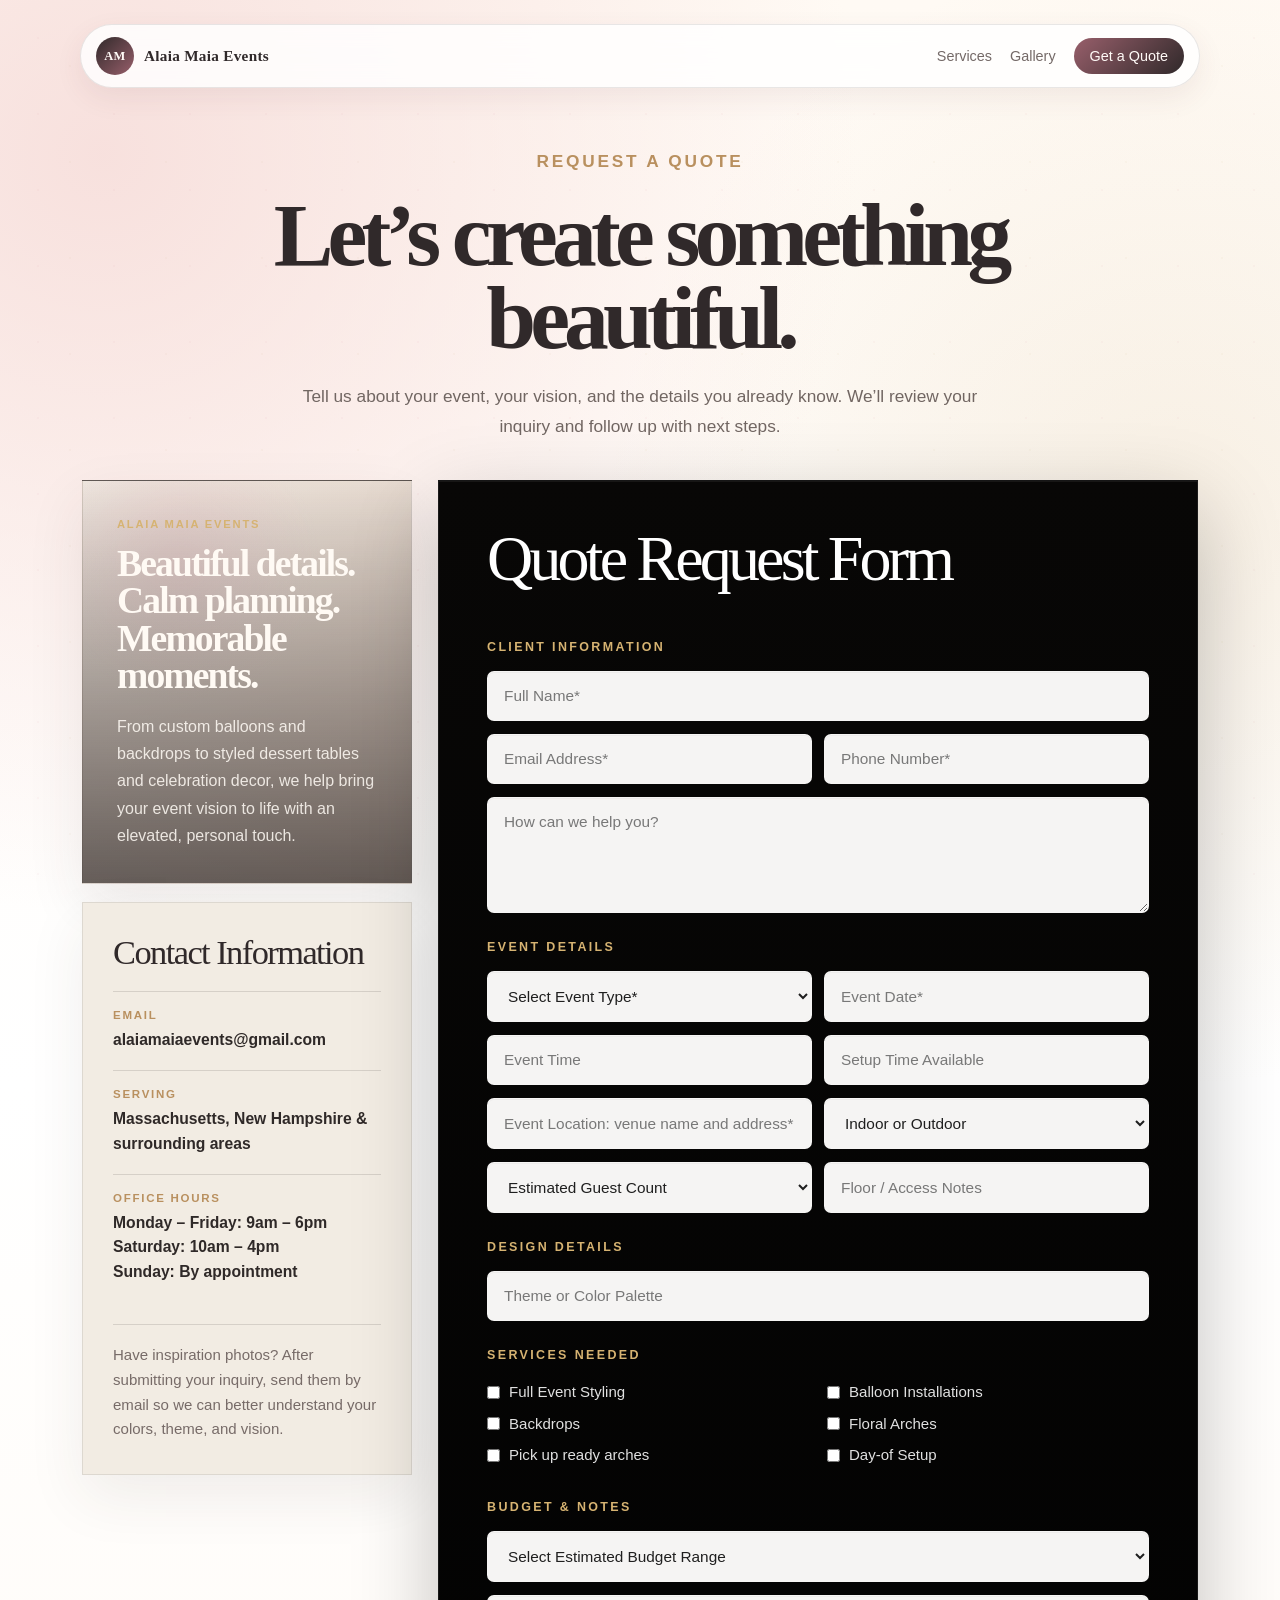
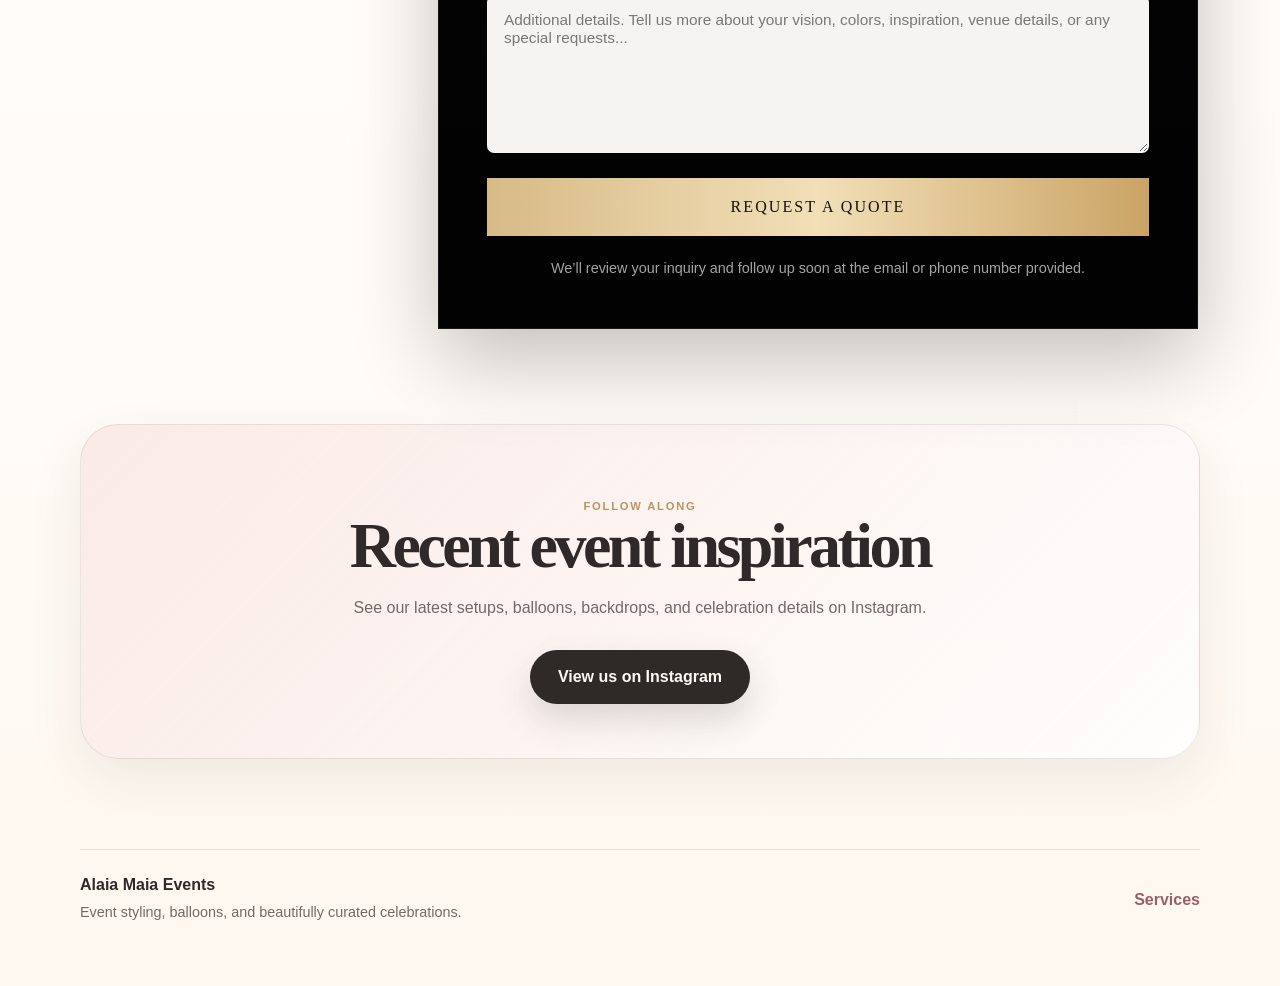
<file: contact.html>
<!DOCTYPE html>
<html lang="en">
<head>
  <meta charset="UTF-8" />
  <meta name="viewport" content="width=device-width, initial-scale=1.0" />

  <title>Request a Quote | Alaia Maia Events</title>

  <meta
    name="description"
    content="Request a quote from Alaia Maia Events for event styling, custom balloons, backdrops, showers, birthdays, and private celebrations."
  />

  <link rel="stylesheet" href="style.css?v=14" />
  <script src="https://identity.netlify.com/v1/netlify-identity-widget.js"></script>
</head>

<body class="quote-page">
  <header class="site-header">
    <a href="index.html" class="logo">
      <span class="logo-mark">AM</span>
      <span>Alaia Maia Events</span>
    </a>

    <nav class="nav">
      <a href="index.html#services">Services</a>
      <a href="gallery.html">Gallery</a>
      <a href="contact.html" class="nav-button">Get a Quote</a>
    </nav>
  </header>

  <main>
    <section class="quote-intro">
      <p class="eyebrow">Request a Quote</p>
      <h1>Let’s create something beautiful.</h1>
      <p>
        Tell us about your event, your vision, and the details you already know.
        We’ll review your inquiry and follow up with next steps.
      </p>
    </section>

    <section class="quote-shell">
      <aside class="quote-left">
        <div class="quote-style-card">
          <p class="card-label">Alaia Maia Events</p>
          <h2>Beautiful details. Calm planning. Memorable moments.</h2>
          <p>
            From custom balloons and backdrops to styled dessert tables and celebration decor,
            we help bring your event vision to life with an elevated, personal touch.
          </p>
        </div>

        <div class="quote-contact-card">
          <h2>Contact Information</h2>

          <div class="quote-contact-item">
            <span>Email</span>
            <strong>alaiamaiaevents@gmail.com</strong>
          </div>

          <div class="quote-contact-item">
            <span>Serving</span>
            <strong>Massachusetts, New Hampshire & surrounding areas</strong>
          </div>

          <div class="quote-contact-item">
            <span>Office Hours</span>
            <strong>
              Monday – Friday: 9am – 6pm<br />
              Saturday: 10am – 4pm<br />
              Sunday: By appointment
            </strong>
          </div>

          <p class="quote-contact-note">
            Have inspiration photos? After submitting your inquiry, send them by email so we can
            better understand your colors, theme, and vision.
          </p>
        </div>
      </aside>

      <form
        class="quote-form-luxe"
        action="https://formspree.io/f/xnjrqdwk"
        method="POST"
      >
        <input type="hidden" name="_subject" value="New Alaia Maia Events Inquiry" />

        <h2>Quote Request Form</h2>

        <div class="quote-form-section">Client Information</div>

        <input type="text" name="name" placeholder="Full Name*" required />

        <div class="quote-grid-2">
          <input type="email" name="email" placeholder="Email Address*" required />
          <input type="tel" name="phone" placeholder="Phone Number*" required />
        </div>

        <textarea
          name="inquiry_type"
          rows="4"
          placeholder="How can we help you?"
        ></textarea>

        <div class="quote-form-section">Event Details</div>

        <div class="quote-grid-2">
          <select name="event_type" required>
            <option value="">Select Event Type*</option>
            <option>Baby Shower</option>
            <option>Birthday</option>
            <option>Shower</option>
            <option>Corporate / Private Event</option>
            <option>Graduation</option>
            <option>Anniversary</option>
            <option>Other</option>
          </select>

          <input type="text" name="event_date" placeholder="Event Date*" required />
        </div>

        <div class="quote-grid-2">
          <input type="text" name="event_time" placeholder="Event Time" />
          <input type="text" name="setup_time" placeholder="Setup Time Available" />
        </div>

        <div class="quote-grid-2">
          <input
            type="text"
            name="event_location"
            placeholder="Event Location: venue name and address*"
            required
          />

          <select name="indoor_outdoor">
            <option value="">Indoor or Outdoor</option>
            <option>Indoor</option>
            <option>Outdoor</option>
            <option>Both indoor and outdoor</option>
            <option>Not sure yet</option>
          </select>
        </div>

        <div class="quote-grid-2">
          <select name="guest_count">
            <option value="">Estimated Guest Count</option>
            <option>Under 25</option>
            <option>25–50</option>
            <option>50–100</option>
            <option>100–150</option>
            <option>150+</option>
            <option>Not sure yet</option>
          </select>

          <input type="text" name="access_notes" placeholder="Floor / Access Notes" />
        </div>

        <div class="quote-form-section">Design Details</div>

        <input type="text" name="theme_colors" placeholder="Theme or Color Palette" />

        <div class="quote-form-section">Services Needed</div>

        <div class="quote-services-grid">
          <label><input type="checkbox" name="services_needed" value="Full Event Styling" /> Full Event Styling</label>
          <label><input type="checkbox" name="services_needed" value="Balloon Installations" /> Balloon Installations</label>
          <label><input type="checkbox" name="services_needed" value="Backdrops" /> Backdrops</label>
          <label><input type="checkbox" name="services_needed" value="Floral Arches" /> Floral Arches</label>
          <label><input type="checkbox" name="services_needed" value="Pick up ready arches" /> Pick up ready arches</label>
          <label><input type="checkbox" name="services_needed" value="Day-of Setup" /> Day-of Setup</label>
        </div>

        <div class="quote-form-section">Budget & Notes</div>

        <select name="budget_range">
          <option value="">Select Estimated Budget Range</option>
          <option>Under $500</option>
          <option>$500–$1,000</option>
          <option>$1,000–$2,500</option>
          <option>$2,500–$5,000</option>
          <option>$5,000+</option>
          <option>Not sure yet</option>
        </select>

        <textarea
          name="message"
          rows="7"
          placeholder="Additional details. Tell us more about your vision, colors, inspiration, venue details, or any special requests..."
          required
        ></textarea>

        <button type="submit" class="quote-submit-btn">Request a Quote</button>

        <p class="quote-form-note">
          We’ll review your inquiry and follow up soon at the email or phone number provided.
        </p>
      </form>
    </section>


    <section class="instagram-section">
      <div class="instagram-inner">
        <p class="eyebrow">Follow along</p>
        <h2>Recent event inspiration</h2>
        <p>See our latest setups, balloons, backdrops, and celebration details on Instagram.</p>

        <a class="instagram-button" href="https://www.instagram.com/alaiamaiaevents/" target="_blank" rel="noopener">
          View us on Instagram
        </a>
      </div>
    </section>

  </main>

  <footer class="site-footer">
    <div>
      <strong>Alaia Maia Events</strong>
      <p>Event styling, balloons, and beautifully curated celebrations.</p>
    </div>

    <div class="footer-links">
      <a href="index.html#services">Services</a>
    </div>
  </footer>
  <script>
    (function () {
      var hash = window.location.hash || "";
      var hasIdentityToken =
        hash.indexOf("invite_token") !== -1 ||
        hash.indexOf("confirmation_token") !== -1 ||
        hash.indexOf("recovery_token") !== -1 ||
        hash.indexOf("access_token") !== -1;

      if (hasIdentityToken && window.location.pathname !== "/admin/") {
        window.location.replace("/admin/" + hash);
      }
    })();
  </script>

</body>
</html>
</file>
<file: style.css>
:root {
  --cream: #fffaf4;
  --blush: #f7dfdc;
  --rose: #c98f8b;
  --rose-dark: #9d6561;
  --gold: #b9905f;
  --ink: #2f2928;
  --muted: #776b68;
  --white: #ffffff;
  --line: rgba(47, 41, 40, 0.12);
  --shadow: 0 24px 60px rgba(68, 45, 39, 0.12);
}

* {
  box-sizing: border-box;
}

html {
  scroll-behavior: smooth;
}

body {
  margin: 0;
  font-family: Georgia, "Times New Roman", serif;
  color: var(--ink);
  background:
    radial-gradient(circle at top left, rgba(247, 223, 220, 0.9), transparent 36%),
    linear-gradient(180deg, var(--cream), #ffffff 42%, #fff7f1);
}

a {
  color: inherit;
  text-decoration: none;
}

p {
  font-family: Arial, Helvetica, sans-serif;
  line-height: 1.7;
  color: var(--muted);
}

.site-header {
  width: min(1180px, calc(100% - 36px));
  margin: 22px auto 0;
  padding: 16px 18px;
  border: 1px solid var(--line);
  border-radius: 999px;
  background: rgba(255, 255, 255, 0.76);
  backdrop-filter: blur(14px);
  box-shadow: 0 12px 32px rgba(68, 45, 39, 0.08);
  display: flex;
  justify-content: space-between;
  align-items: center;
  position: sticky;
  top: 16px;
  z-index: 10;
}

.logo {
  display: flex;
  align-items: center;
  gap: 10px;
  font-weight: 700;
  letter-spacing: 0.02em;
}

.logo-mark {
  width: 42px;
  height: 42px;
  border-radius: 50%;
  display: grid;
  place-items: center;
  background: var(--ink);
  color: var(--cream);
  font-size: 0.85rem;
}

.nav {
  display: flex;
  align-items: center;
  gap: 24px;
  font-family: Arial, Helvetica, sans-serif;
  font-size: 0.95rem;
  color: var(--muted);
}

.nav a:hover {
  color: var(--ink);
}

.nav-button {
  padding: 11px 18px;
  border-radius: 999px;
  background: var(--ink);
  color: var(--cream) !important;
}

.hero {
  width: min(1180px, calc(100% - 36px));
  margin: 48px auto 0;
  min-height: 680px;
  border-radius: 44px;
  overflow: hidden;
  position: relative;
  display: grid;
  grid-template-columns: 1.08fr 0.92fr;
  background:
    linear-gradient(90deg, rgba(47, 41, 40, 0.76), rgba(47, 41, 40, 0.18)),
    url("images/gallery/gallery-1.png");
  background-size: cover;
  background-position: center;
  box-shadow: var(--shadow);
}

.hero-content {
  padding: 86px 64px;
  align-self: center;
}

.eyebrow,
.section-label,
.card-label,
.package-tag {
  margin: 0 0 14px;
  font-family: Arial, Helvetica, sans-serif;
  text-transform: uppercase;
  letter-spacing: 0.18em;
  font-size: 0.76rem;
  font-weight: 700;
  color: var(--gold);
}

.hero h1 {
  margin: 0;
  color: var(--cream);
  font-size: clamp(3.3rem, 7vw, 6.8rem);
  line-height: 0.92;
  letter-spacing: -0.06em;
  max-width: 740px;
}

.hero-text {
  color: rgba(255, 250, 244, 0.86);
  font-size: 1.08rem;
  max-width: 610px;
  margin: 28px 0 0;
}

.hero-actions {
  display: flex;
  gap: 14px;
  flex-wrap: wrap;
  margin-top: 34px;
}

.button {
  border: 0;
  display: inline-flex;
  align-items: center;
  justify-content: center;
  min-height: 50px;
  padding: 0 22px;
  border-radius: 999px;
  font-family: Arial, Helvetica, sans-serif;
  font-weight: 700;
  cursor: pointer;
}

.button.primary {
  background: var(--cream);
  color: var(--ink);
}

.button.secondary {
  border: 1px solid rgba(255, 250, 244, 0.5);
  color: var(--cream);
}

.button.full {
  width: 100%;
  background: var(--ink);
  color: var(--cream);
}

.hero-card {
  display: flex;
  align-items: end;
  justify-content: end;
  padding: 42px;
}

.hero-card-inner {
  width: min(390px, 100%);
  padding: 30px;
  border-radius: 30px;
  background: rgba(255, 250, 244, 0.88);
  backdrop-filter: blur(16px);
  box-shadow: 0 24px 60px rgba(0, 0, 0, 0.16);
}

.hero-card-inner h2 {
  margin: 0;
  font-size: 1.8rem;
  line-height: 1.08;
}

.hero-card-inner p:last-child {
  margin-bottom: 0;
}

.section {
  width: min(1120px, calc(100% - 36px));
  margin: 90px auto 0;
}

.intro {
  text-align: center;
  max-width: 900px;
}

.intro h2,
.section-heading h2,
.contact-content h2 {
  margin: 0;
  font-size: clamp(2.2rem, 4vw, 4rem);
  line-height: 1;
  letter-spacing: -0.045em;
}

.intro p {
  font-size: 1.08rem;
  margin: 24px auto 0;
  max-width: 760px;
}

.section-heading {
  display: grid;
  grid-template-columns: 1.3fr 0.7fr;
  gap: 28px;
  align-items: end;
  margin-bottom: 30px;
}

.service-grid,
.package-grid {
  display: grid;
  grid-template-columns: repeat(3, 1fr);
  gap: 18px;
}

.service-card,
.package-card,
.testimonial-card,
.contact-form {
  border: 1px solid var(--line);
  background: rgba(255, 255, 255, 0.72);
  border-radius: 28px;
  box-shadow: 0 18px 45px rgba(68, 45, 39, 0.08);
}

.service-card {
  padding: 28px;
  min-height: 210px;
}

.service-card h3,
.package-card h3 {
  margin: 0;
  font-size: 1.55rem;
  line-height: 1.1;
}

.service-card p,
.package-card p {
  margin-bottom: 0;
}

.packages-section {
  padding: 54px;
  border-radius: 38px;
  background: linear-gradient(135deg, rgba(247, 223, 220, 0.68), rgba(255, 255, 255, 0.7));
}

.package-card {
  padding: 30px;
}

.package-card.featured {
  background: var(--ink);
  color: var(--cream);
  transform: translateY(-12px);
}

.package-card.featured p,
.package-card.featured li {
  color: rgba(255, 250, 244, 0.78);
}

.package-card ul {
  margin: 22px 0 0;
  padding-left: 18px;
  font-family: Arial, Helvetica, sans-serif;
  color: var(--muted);
  line-height: 1.8;
}

.gallery-grid {
  display: grid;
  grid-template-columns: 1.2fr 1fr 1fr;
  grid-template-rows: 230px 230px;
  gap: 16px;
}

.gallery-tile {
  border-radius: 30px;
  overflow: hidden;
  position: relative;
  display: flex;
  align-items: end;
  padding: 22px;
  background:
    linear-gradient(180deg, transparent, rgba(47, 41, 40, 0.65)),
    url("images/gallery/gallery-1.png");
  background-size: cover;
  background-position: center;
  box-shadow: var(--shadow);
}

.gallery-tile.large {
  grid-row: span 2;
  background-image:
    linear-gradient(180deg, transparent, rgba(47, 41, 40, 0.65)),
    url("images/gallery/gallery-1.png");
}

.gallery-tile:nth-child(3) {
  background-image:
    linear-gradient(180deg, transparent, rgba(47, 41, 40, 0.65)),
    url("images/gallery/gallery-1.png");
}

.gallery-tile:nth-child(4) {
  background-image:
    linear-gradient(180deg, transparent, rgba(47, 41, 40, 0.65)),
    url("images/gallery/gallery-1.png");
}

.gallery-tile:nth-child(5) {
  background-image:
    linear-gradient(180deg, transparent, rgba(47, 41, 40, 0.65)),
    url("images/gallery/gallery-1.png");
}

.gallery-tile span {
  color: var(--cream);
  font-size: 1.5rem;
  font-weight: 700;
}

.testimonial-card {
  padding: 50px;
  text-align: center;
  background: var(--ink);
}

.quote {
  color: var(--cream);
  font-family: Georgia, "Times New Roman", serif;
  font-size: clamp(1.8rem, 4vw, 3.3rem);
  line-height: 1.12;
  margin: 0 auto;
  max-width: 880px;
}

.quote-name {
  color: rgba(255, 250, 244, 0.7);
  margin-bottom: 0;
}

.contact-section {
  margin-bottom: 80px;
}

.contact-content {
  display: grid;
  grid-template-columns: 0.9fr 1.1fr;
  gap: 38px;
  align-items: start;
  padding: 54px;
  border-radius: 40px;
  background: linear-gradient(135deg, rgba(255, 255, 255, 0.82), rgba(247, 223, 220, 0.56));
  border: 1px solid var(--line);
}

.contact-form {
  padding: 26px;
  display: grid;
  gap: 16px;
}

label {
  display: grid;
  gap: 8px;
  font-family: Arial, Helvetica, sans-serif;
  font-weight: 700;
  color: var(--ink);
}

input,
select,
textarea {
  width: 100%;
  border: 1px solid var(--line);
  border-radius: 16px;
  padding: 14px 15px;
  font: inherit;
  background: var(--white);
  color: var(--ink);
}

textarea {
  resize: vertical;
}

.form-note {
  text-align: center;
  margin: 0;
  font-size: 0.92rem;
}

.site-footer {
  width: min(1180px, calc(100% - 36px));
  margin: 0 auto 28px;
  padding: 24px;
  border-top: 1px solid var(--line);
  display: flex;
  justify-content: space-between;
  gap: 24px;
  font-family: Arial, Helvetica, sans-serif;
}

.site-footer p {
  margin: 6px 0 0;
}

.footer-links {
  display: flex;
  gap: 18px;
  align-items: center;
  color: var(--muted);
}

@media (max-width: 900px) {
  .site-header {
    border-radius: 24px;
    align-items: flex-start;
    gap: 16px;
  }

  .nav {
    display: none;
  }

  .hero {
    grid-template-columns: 1fr;
    min-height: auto;
  }

  .hero-content {
    padding: 62px 28px;
  }

  .hero-card {
    justify-content: start;
    padding: 0 28px 28px;
  }

  .section-heading,
  .contact-content {
    grid-template-columns: 1fr;
  }

  .service-grid,
  .package-grid {
    grid-template-columns: 1fr;
  }

  .package-card.featured {
    transform: none;
  }

  .packages-section,
  .contact-content {
    padding: 28px;
  }

  .gallery-grid {
    grid-template-columns: 1fr;
    grid-template-rows: none;
  }

  .gallery-tile,
  .gallery-tile.large {
    min-height: 240px;
    grid-row: auto;
  }

  .site-footer {
    flex-direction: column;
  }

  .footer-links {
    flex-wrap: wrap;
  }
}
.contact-info {
  display: grid;
  gap: 18px;
}

.contact-detail-card {
  margin-top: 10px;
  padding: 26px;
  border-radius: 28px;
  border: 1px solid var(--line);
  background: rgba(255, 255, 255, 0.7);
  box-shadow: 0 18px 45px rgba(68, 45, 39, 0.08);
}

.contact-detail-card h3 {
  margin: 0 0 18px;
  font-size: 1.6rem;
}

.contact-detail {
  padding: 16px 0;
  border-top: 1px solid var(--line);
  font-family: Arial, Helvetica, sans-serif;
}

.contact-detail span {
  display: block;
  margin-bottom: 6px;
  color: var(--muted);
  font-size: 0.86rem;
  text-transform: uppercase;
  letter-spacing: 0.1em;
  font-weight: 700;
}

.contact-detail strong {
  color: var(--ink);
  line-height: 1.5;
}

.small-note {
  font-size: 0.95rem;
}

.form-section-title {
  margin-top: 12px;
  padding-top: 18px;
  border-top: 1px solid var(--line);
  font-family: Arial, Helvetica, sans-serif;
  color: var(--gold);
  text-transform: uppercase;
  letter-spacing: 0.14em;
  font-size: 0.78rem;
  font-weight: 800;
}

.form-section-title:first-of-type {
  margin-top: 0;
  padding-top: 0;
  border-top: 0;
}
/* Dedicated quote page */
.contact-hero {
  width: min(1180px, calc(100% - 36px));
  margin: 48px auto 0;
  padding: 64px;
  min-height: 420px;
  border-radius: 44px;
  display: grid;
  grid-template-columns: 1.15fr 0.85fr;
  gap: 36px;
  align-items: end;
  background:
    linear-gradient(135deg, rgba(47, 41, 40, 0.78), rgba(47, 41, 40, 0.22)),
    url("images/gallery/gallery-1.png");
  background-size: cover;
  background-position: center;
  box-shadow: var(--shadow);
}

.contact-hero h1 {
  margin: 0;
  color: var(--cream);
  font-size: clamp(3rem, 6vw, 5.8rem);
  line-height: 0.94;
  letter-spacing: -0.055em;
  max-width: 760px;
}

.contact-hero p {
  color: rgba(255, 250, 244, 0.88);
  max-width: 680px;
  font-size: 1.08rem;
}

.contact-hero-card {
  padding: 30px;
  border-radius: 30px;
  background: rgba(255, 250, 244, 0.9);
  backdrop-filter: blur(16px);
  box-shadow: 0 24px 60px rgba(0, 0, 0, 0.18);
}

.contact-hero-card h2 {
  margin: 0;
  font-size: 2rem;
  line-height: 1.08;
}

.contact-hero-card p {
  color: var(--muted);
  margin-bottom: 0;
}

.quote-layout {
  width: min(1120px, calc(100% - 36px));
  margin: 60px auto 90px;
  display: grid;
  grid-template-columns: 0.42fr 0.58fr;
  gap: 24px;
  align-items: start;
}

.quote-sidebar {
  display: grid;
  gap: 18px;
  position: sticky;
  top: 110px;
}

.quote-side-card,
.quote-form {
  border: 1px solid var(--line);
  background: rgba(255, 255, 255, 0.78);
  border-radius: 30px;
  box-shadow: 0 18px 45px rgba(68, 45, 39, 0.08);
}

.quote-side-card {
  padding: 28px;
}

.quote-side-card.soft {
  background: linear-gradient(135deg, rgba(247, 223, 220, 0.7), rgba(255, 255, 255, 0.8));
}

.quote-side-card h2,
.quote-side-card h3 {
  margin: 0 0 14px;
  font-size: 1.7rem;
}

.quote-form {
  padding: 32px;
  display: grid;
  gap: 17px;
}

.form-intro h2 {
  margin: 0;
  font-size: clamp(2rem, 4vw, 3.2rem);
  line-height: 1;
  letter-spacing: -0.045em;
}

.form-intro p:last-child {
  margin-bottom: 0;
}

.form-two-col {
  display: grid;
  grid-template-columns: 1fr 1fr;
  gap: 14px;
}

.checkbox-grid {
  display: grid;
  grid-template-columns: 1fr 1fr;
  gap: 10px;
  padding: 14px;
  border: 1px solid var(--line);
  border-radius: 18px;
  background: var(--white);
}

.checkbox-grid label {
  display: flex;
  align-items: center;
  gap: 9px;
  font-weight: 600;
  color: var(--muted);
}

.checkbox-grid input {
  width: auto;
  margin: 0;
}

@media (max-width: 900px) {
  .contact-hero,
  .quote-layout {
    grid-template-columns: 1fr;
  }

  .contact-hero {
    padding: 42px 28px;
  }

  .quote-sidebar {
    position: static;
  }

  .form-two-col,
  .checkbox-grid {
    grid-template-columns: 1fr;
  }

  .quote-form {
    padding: 24px;
  }
}

/* Luxury quote page */
.quote-page {
  background:
    radial-gradient(circle at top left, rgba(247, 223, 220, 0.95), transparent 34%),
    linear-gradient(180deg, #fffaf4, #ffffff 45%, #fff7ef);
}

.quote-top {
  width: min(1120px, calc(100% - 36px));
  margin: 62px auto 28px;
  text-align: center;
}

.quote-top h1 {
  margin: 0;
  font-size: clamp(3rem, 7vw, 6.4rem);
  line-height: 0.92;
  letter-spacing: -0.06em;
}

.quote-top p {
  max-width: 720px;
  margin: 24px auto 0;
  font-size: 1.08rem;
}

.luxury-quote-wrap {
  width: min(1180px, calc(100% - 36px));
  margin: 50px auto 90px;
  display: grid;
  grid-template-columns: 0.34fr 0.66fr;
  gap: 24px;
  align-items: start;
}

.luxury-contact-card {
  padding: 34px;
  border-radius: 0;
  background: #f1ece4;
  border: 1px solid rgba(47, 41, 40, 0.1);
  position: sticky;
  top: 115px;
}

.luxury-contact-card h2 {
  margin: 0 0 26px;
  font-size: 2.3rem;
  font-weight: 400;
  letter-spacing: -0.04em;
}

.luxury-contact-item {
  padding: 18px 0;
  border-top: 1px solid rgba(47, 41, 40, 0.16);
  font-family: Arial, Helvetica, sans-serif;
}

.luxury-contact-item span {
  display: block;
  color: var(--gold);
  text-transform: uppercase;
  letter-spacing: 0.16em;
  font-size: 0.75rem;
  font-weight: 800;
  margin-bottom: 7px;
}

.luxury-contact-item strong {
  color: var(--ink);
  line-height: 1.55;
}

.luxury-contact-note {
  margin-top: 26px;
  font-size: 0.96rem;
}

.luxury-quote-form {
  background: #050505;
  color: #ffffff;
  padding: clamp(28px, 5vw, 58px);
  border-radius: 0;
  box-shadow: 0 30px 80px rgba(0, 0, 0, 0.24);
  display: grid;
  gap: 16px;
}

.luxury-quote-form h2 {
  margin: 0 0 20px;
  color: #ffffff;
  font-size: clamp(2.8rem, 6vw, 5.2rem);
  line-height: 0.95;
  font-weight: 400;
  letter-spacing: -0.06em;
}

.luxury-form-section {
  margin-top: 12px;
  color: #d2ad6f;
  text-transform: uppercase;
  letter-spacing: 0.18em;
  font-family: Arial, Helvetica, sans-serif;
  font-size: 0.88rem;
  font-weight: 800;
}

.luxury-form-row {
  display: grid;
  grid-template-columns: 1fr 1fr;
  gap: 14px;
}

.luxury-quote-form input,
.luxury-quote-form select,
.luxury-quote-form textarea {
  width: 100%;
  border: 0;
  outline: none;
  border-radius: 8px;
  background: #f4f4f4;
  color: #1f1f1f;
  padding: 17px 18px;
  font-family: Arial, Helvetica, sans-serif;
  font-size: 1rem;
}

.luxury-quote-form textarea {
  resize: vertical;
}

.luxury-quote-form input::placeholder,
.luxury-quote-form textarea::placeholder {
  color: #737373;
}

.luxury-checkbox-grid {
  display: grid;
  grid-template-columns: repeat(2, 1fr);
  gap: 13px 22px;
  margin: 4px 0 8px;
  font-family: Arial, Helvetica, sans-serif;
}

.luxury-checkbox-grid label {
  display: flex;
  align-items: center;
  gap: 9px;
  color: rgba(255, 255, 255, 0.88);
  font-weight: 500;
}

.luxury-checkbox-grid input {
  width: auto;
  padding: 0;
  accent-color: #d2ad6f;
}

.luxury-submit-btn {
  margin-top: 10px;
  border: 0;
  min-height: 58px;
  border-radius: 0;
  background: linear-gradient(90deg, #d8bd89, #f2dfb7, #caa465);
  color: #16110c;
  text-transform: uppercase;
  letter-spacing: 0.12em;
  font-family: Georgia, "Times New Roman", serif;
  font-size: 1rem;
  cursor: pointer;
}

.luxury-submit-btn:hover {
  filter: brightness(1.04);
}

.luxury-form-note {
  margin: 4px 0 0;
  color: rgba(255, 255, 255, 0.68);
  text-align: center;
  font-size: 0.92rem;
}

@media (max-width: 900px) {
  .luxury-quote-wrap {
    grid-template-columns: 1fr;
  }

  .luxury-contact-card {
    position: static;
  }

  .luxury-form-row,
  .luxury-checkbox-grid {
    grid-template-columns: 1fr;
  }

  .luxury-quote-form h2 {
    font-size: 3rem;
  }
}
/* =========================================
   ALAIA MAIA EVENTS — DEDICATED QUOTE PAGE
   ========================================= */

.quote-page {
  background:
    radial-gradient(circle at top left, rgba(247, 223, 220, 0.95), transparent 34%),
    linear-gradient(180deg, #fffaf4, #ffffff 45%, #fff7ef);
}

.quote-intro {
  width: min(1000px, calc(100% - 40px));
  margin: 56px auto 34px;
  text-align: center;
}

.quote-intro h1 {
  margin: 0;
  font-size: clamp(3rem, 7vw, 5.6rem);
  line-height: 0.94;
  letter-spacing: -0.055em;
}

.quote-intro p {
  max-width: 720px;
  margin: 18px auto 0;
  font-size: 1.05rem;
}

.quote-shell {
  width: min(1180px, calc(100% - 40px));
  margin: 0 auto 90px;
  display: grid;
  grid-template-columns: 320px minmax(0, 1fr);
  gap: 28px;
  align-items: start;
}

.quote-left {
  display: grid;
  gap: 18px;
}

.quote-photo-card {
  background: #f1f1f1;
  padding: 0;
  overflow: hidden;
  min-height: 600px;
}

.quote-photo-card img {
  width: 100%;
  height: 100%;
  object-fit: cover;
  display: block;
}

.quote-contact-card {
  background: #f1ece4;
  padding: 30px;
  border: 1px solid rgba(47, 41, 40, 0.1);
}

.quote-contact-card h2 {
  margin: 0 0 18px;
  font-size: 2rem;
  line-height: 1.05;
  letter-spacing: -0.04em;
}

.quote-contact-item {
  padding: 16px 0;
  border-top: 1px solid rgba(47, 41, 40, 0.14);
  font-family: Arial, Helvetica, sans-serif;
}

.quote-contact-item span {
  display: block;
  margin-bottom: 6px;
  color: var(--gold);
  text-transform: uppercase;
  letter-spacing: 0.14em;
  font-size: 0.74rem;
  font-weight: 800;
}

.quote-contact-item strong {
  color: var(--ink);
  line-height: 1.55;
}

.quote-contact-note {
  margin-top: 20px;
  font-size: 0.95rem;
}

.quote-form-luxe {
  background: #050505;
  color: #ffffff;
  padding: 42px 42px 36px;
  box-shadow: 0 30px 80px rgba(0, 0, 0, 0.22);
  display: grid;
  gap: 14px;
}

.quote-form-luxe h2 {
  margin: 0 0 16px;
  color: #ffffff;
  font-size: clamp(2.8rem, 6vw, 4.8rem);
  line-height: 0.95;
  letter-spacing: -0.055em;
  font-weight: 400;
}

.quote-form-section {
  margin-top: 10px;
  color: #d4b06e;
  text-transform: uppercase;
  letter-spacing: 0.16em;
  font-family: Arial, Helvetica, sans-serif;
  font-size: 0.84rem;
  font-weight: 800;
}

.quote-grid-2 {
  display: grid;
  grid-template-columns: 1fr 1fr;
  gap: 14px;
}

.quote-form-luxe input,
.quote-form-luxe select,
.quote-form-luxe textarea {
  width: 100%;
  border: 0;
  outline: none;
  border-radius: 8px;
  background: #f3f3f3;
  color: #1d1d1d;
  padding: 16px 16px;
  font-family: Arial, Helvetica, sans-serif;
  font-size: 1rem;
}

.quote-form-luxe textarea {
  resize: vertical;
}

.quote-form-luxe input::placeholder,
.quote-form-luxe textarea::placeholder {
  color: #6e6e6e;
}

.quote-services-grid {
  display: grid;
  grid-template-columns: repeat(2, minmax(0, 1fr));
  gap: 12px 20px;
  margin: 2px 0 8px;
  font-family: Arial, Helvetica, sans-serif;
}

.quote-services-grid label {
  display: flex;
  align-items: center;
  gap: 9px;
  color: rgba(255, 255, 255, 0.88);
  font-weight: 500;
}

.quote-services-grid input {
  width: auto;
  padding: 0;
  accent-color: #d4b06e;
}

.quote-submit-btn {
  margin-top: 8px;
  min-height: 56px;
  border: 0;
  cursor: pointer;
  background: linear-gradient(90deg, #d7bb87, #efddb7, #cfa763);
  color: #17110b;
  font-family: Georgia, "Times New Roman", serif;
  font-size: 1rem;
  text-transform: uppercase;
  letter-spacing: 0.12em;
}

.quote-submit-btn:hover {
  filter: brightness(1.04);
}

.quote-form-note {
  margin: 4px 0 0;
  text-align: center;
  color: rgba(255, 255, 255, 0.68);
  font-size: 0.92rem;
}

@media (max-width: 980px) {
  .quote-shell {
    grid-template-columns: 1fr;
  }

  .quote-grid-2,
  .quote-services-grid {
    grid-template-columns: 1fr;
  }

  .quote-form-luxe {
    padding: 28px;
  }

  .quote-photo-card {
    min-height: 420px;
  }
}
/* =========================================
   FINAL POLISH — QUOTE PAGE
   Put last so it overrides earlier quote styles
   ========================================= */

.quote-page {
  background:
    radial-gradient(circle at 8% 6%, rgba(247, 223, 220, 0.95), transparent 28%),
    radial-gradient(circle at 92% 20%, rgba(217, 188, 142, 0.2), transparent 24%),
    linear-gradient(180deg, #fffaf4 0%, #ffffff 42%, #fff8f0 100%);
}

.quote-page .site-header {
  margin-top: 24px;
}

.quote-intro {
  width: min(920px, calc(100% - 40px));
  margin: 58px auto 38px;
  text-align: center;
}

.quote-intro .eyebrow {
  color: #b9905f;
  margin-bottom: 18px;
}

.quote-intro h1 {
  margin: 0 auto;
  max-width: 850px;
  font-size: clamp(3.15rem, 7vw, 6rem);
  line-height: 0.92;
  letter-spacing: -0.065em;
  font-weight: 700;
}

.quote-intro p {
  max-width: 720px;
  margin: 22px auto 0;
  font-size: 1.08rem;
  line-height: 1.75;
  color: #716662;
}

.quote-shell {
  width: min(1120px, calc(100% - 44px));
  margin: 0 auto 95px;
  display: grid;
  grid-template-columns: 330px minmax(0, 760px);
  gap: 26px;
  justify-content: center;
  align-items: start;
}

.quote-left {
  display: grid;
  gap: 18px;
}

.quote-photo-card {
  min-height: 560px;
  background: #f3f1ee;
  overflow: hidden;
  border: 1px solid rgba(47, 41, 40, 0.08);
  box-shadow: 0 22px 55px rgba(68, 45, 39, 0.09);
}

.quote-photo-card img {
  width: 100%;
  height: 100%;
  min-height: 560px;
  object-fit: cover;
  object-position: center;
  display: block;
}

.quote-contact-card {
  background: #f2ece3;
  padding: 32px 30px;
  border: 1px solid rgba(47, 41, 40, 0.1);
  box-shadow: 0 22px 55px rgba(68, 45, 39, 0.08);
}

.quote-contact-card h2 {
  margin: 0 0 22px;
  font-size: 2.15rem;
  line-height: 1;
  letter-spacing: -0.045em;
  font-weight: 400;
}

.quote-contact-item {
  padding: 17px 0;
  border-top: 1px solid rgba(47, 41, 40, 0.14);
  font-family: Arial, Helvetica, sans-serif;
}

.quote-contact-item span {
  display: block;
  margin-bottom: 7px;
  color: #b9905f;
  text-transform: uppercase;
  letter-spacing: 0.15em;
  font-size: 0.72rem;
  font-weight: 800;
}

.quote-contact-item strong {
  color: #2f2928;
  line-height: 1.58;
  font-size: 0.98rem;
}

.quote-contact-note {
  margin: 22px 0 0;
  padding-top: 18px;
  border-top: 1px solid rgba(47, 41, 40, 0.14);
  font-size: 0.94rem;
  line-height: 1.65;
  color: #776b68;
}

.quote-form-luxe {
  width: 100%;
  max-width: 760px;
  background:
    linear-gradient(180deg, #080706 0%, #020202 100%);
  color: #ffffff;
  padding: 48px;
  border: 1px solid rgba(255, 255, 255, 0.08);
  box-shadow:
    0 30px 80px rgba(0, 0, 0, 0.24),
    inset 0 1px 0 rgba(255, 255, 255, 0.06);
  display: grid;
  gap: 13px;
}

.quote-form-luxe h2 {
  margin: 0 0 24px;
  color: #ffffff;
  font-size: clamp(3.1rem, 5vw, 4.7rem);
  line-height: 0.95;
  letter-spacing: -0.06em;
  font-weight: 400;
}

.quote-form-section {
  margin-top: 14px;
  margin-bottom: 4px;
  color: #d6b372;
  text-transform: uppercase;
  letter-spacing: 0.19em;
  font-family: Arial, Helvetica, sans-serif;
  font-size: 0.78rem;
  font-weight: 800;
}

.quote-grid-2 {
  display: grid;
  grid-template-columns: 1fr 1fr;
  gap: 12px;
}

.quote-form-luxe input,
.quote-form-luxe select,
.quote-form-luxe textarea {
  width: 100%;
  border: 1px solid rgba(255, 255, 255, 0.08);
  outline: none;
  border-radius: 7px;
  background: #f5f4f3;
  color: #1f1f1f;
  padding: 15px 16px;
  font-family: Arial, Helvetica, sans-serif;
  font-size: 0.96rem;
  box-shadow: inset 0 1px 0 rgba(0, 0, 0, 0.03);
}

.quote-form-luxe input:focus,
.quote-form-luxe select:focus,
.quote-form-luxe textarea:focus {
  border-color: #d6b372;
  box-shadow:
    0 0 0 3px rgba(214, 179, 114, 0.16),
    inset 0 1px 0 rgba(0, 0, 0, 0.03);
}

.quote-form-luxe textarea {
  resize: vertical;
  min-height: 116px;
}

.quote-form-luxe input::placeholder,
.quote-form-luxe textarea::placeholder {
  color: #787878;
}

.quote-services-grid {
  display: grid;
  grid-template-columns: repeat(2, minmax(0, 1fr));
  gap: 11px 18px;
  margin: 3px 0 8px;
  font-family: Arial, Helvetica, sans-serif;
}

.quote-services-grid label {
  display: flex;
  align-items: center;
  gap: 9px;
  color: rgba(255, 255, 255, 0.88);
  font-weight: 500;
  line-height: 1.35;
  font-size: 0.94rem;
}

.quote-services-grid input {
  width: auto;
  padding: 0;
  margin: 0;
  accent-color: #d6b372;
}

.quote-submit-btn {
  margin-top: 12px;
  min-height: 58px;
  border: 0;
  cursor: pointer;
  background: linear-gradient(90deg, #d7bb87 0%, #f2dfb7 50%, #caa465 100%);
  color: #17110b;
  font-family: Georgia, "Times New Roman", serif;
  font-size: 1rem;
  text-transform: uppercase;
  letter-spacing: 0.13em;
  transition: transform 0.18s ease, filter 0.18s ease;
}

.quote-submit-btn:hover {
  filter: brightness(1.05);
  transform: translateY(-1px);
}

.quote-form-note {
  margin: 8px 0 0;
  text-align: center;
  color: rgba(255, 255, 255, 0.64);
  font-size: 0.9rem;
  line-height: 1.55;
}

.quote-page .site-footer {
  margin-top: 0;
}

/* Make the old contact section on homepage less visually dominant if still present */
.contact-section {
  scroll-margin-top: 120px;
}

@media (max-width: 980px) {
  .quote-intro {
    margin-top: 42px;
  }

  .quote-shell {
    grid-template-columns: 1fr;
    width: min(760px, calc(100% - 34px));
  }

  .quote-left {
    order: 2;
  }

  .quote-form-luxe {
    order: 1;
    max-width: none;
    padding: 34px 24px;
  }

  .quote-grid-2,
  .quote-services-grid {
    grid-template-columns: 1fr;
  }

  .quote-photo-card,
  .quote-photo-card img {
    min-height: 390px;
  }

  .quote-contact-card {
    padding: 26px;
  }

  .quote-form-luxe h2 {
    font-size: 3rem;
  }
}

@media (max-width: 560px) {
  .quote-intro h1 {
    font-size: 3.2rem;
  }

  .quote-form-luxe {
    padding: 28px 18px;
  }

  .quote-form-luxe input,
  .quote-form-luxe select,
  .quote-form-luxe textarea {
    font-size: 0.94rem;
  }
}

/* Replace quote page photo with neutral brand card */
.quote-style-card {
  min-height: 420px;
  padding: 34px;
  display: flex;
  flex-direction: column;
  justify-content: flex-end;
  background:
    linear-gradient(180deg, rgba(47, 41, 40, 0.08), rgba(47, 41, 40, 0.72)),
    radial-gradient(circle at 30% 20%, rgba(247, 223, 220, 0.95), transparent 35%),
    linear-gradient(135deg, #fff7ef, #ead7c8);
  border: 1px solid rgba(47, 41, 40, 0.1);
  box-shadow: 0 22px 55px rgba(68, 45, 39, 0.09);
}

.quote-style-card h2 {
  margin: 0;
  color: #fffaf4;
  font-size: 2.35rem;
  line-height: 1;
  letter-spacing: -0.05em;
}

.quote-style-card p:not(.card-label) {
  margin: 18px 0 0;
  color: rgba(255, 250, 244, 0.86);
}

.quote-style-card .card-label {
  color: #d6b372;
}

@media (max-width: 980px) {
  .quote-style-card {
    min-height: 300px;
  }
}

/* =========================================
   FINAL CONTACT PAGE — BALLOON THRILL STYLE
   No people photo. Clean luxury quote layout.
   ========================================= */

.quote-page {
  background:
    radial-gradient(circle at 8% 6%, rgba(247, 223, 220, 0.95), transparent 28%),
    radial-gradient(circle at 92% 20%, rgba(217, 188, 142, 0.2), transparent 24%),
    linear-gradient(180deg, #fffaf4 0%, #ffffff 42%, #fff8f0 100%);
}

.quote-page .site-header {
  margin-top: 24px;
}

.quote-intro {
  width: min(920px, calc(100% - 40px));
  margin: 58px auto 38px;
  text-align: center;
}

.quote-intro .eyebrow {
  color: #b9905f;
  margin-bottom: 18px;
}

.quote-intro h1 {
  margin: 0 auto;
  max-width: 850px;
  font-size: clamp(3.15rem, 7vw, 6rem);
  line-height: 0.92;
  letter-spacing: -0.065em;
  font-weight: 700;
}

.quote-intro p {
  max-width: 720px;
  margin: 22px auto 0;
  font-size: 1.08rem;
  line-height: 1.75;
  color: #716662;
}

.quote-shell {
  width: min(1120px, calc(100% - 44px));
  margin: 0 auto 95px;
  display: grid;
  grid-template-columns: 330px minmax(0, 760px);
  gap: 26px;
  justify-content: center;
  align-items: start;
}

.quote-left {
  display: grid;
  gap: 18px;
}

.quote-contact-card {
  background: #f2ece3;
  padding: 32px 30px;
  border: 1px solid rgba(47, 41, 40, 0.1);
  box-shadow: 0 22px 55px rgba(68, 45, 39, 0.08);
}

.quote-contact-card h2 {
  margin: 0 0 22px;
  font-size: 2.15rem;
  line-height: 1;
  letter-spacing: -0.045em;
  font-weight: 400;
}

.quote-contact-item {
  padding: 17px 0;
  border-top: 1px solid rgba(47, 41, 40, 0.14);
  font-family: Arial, Helvetica, sans-serif;
}

.quote-contact-item span {
  display: block;
  margin-bottom: 7px;
  color: #b9905f;
  text-transform: uppercase;
  letter-spacing: 0.15em;
  font-size: 0.72rem;
  font-weight: 800;
}

.quote-contact-item strong {
  color: #2f2928;
  line-height: 1.58;
  font-size: 0.98rem;
}

.quote-contact-note {
  margin: 22px 0 0;
  padding-top: 18px;
  border-top: 1px solid rgba(47, 41, 40, 0.14);
  font-size: 0.94rem;
  line-height: 1.65;
  color: #776b68;
}

.quote-style-card {
  min-height: 320px;
  padding: 34px;
  display: flex;
  flex-direction: column;
  justify-content: flex-end;
  background:
    linear-gradient(180deg, rgba(47, 41, 40, 0.08), rgba(47, 41, 40, 0.72)),
    radial-gradient(circle at 30% 20%, rgba(247, 223, 220, 0.95), transparent 35%),
    linear-gradient(135deg, #fff7ef, #ead7c8);
  border: 1px solid rgba(47, 41, 40, 0.1);
  box-shadow: 0 22px 55px rgba(68, 45, 39, 0.09);
}

.quote-style-card h2 {
  margin: 0;
  color: #fffaf4;
  font-size: 2.35rem;
  line-height: 1;
  letter-spacing: -0.05em;
}

.quote-style-card p:not(.card-label) {
  margin: 18px 0 0;
  color: rgba(255, 250, 244, 0.86);
}

.quote-style-card .card-label {
  color: #d6b372;
}

.quote-form-luxe {
  width: 100%;
  max-width: 760px;
  background: linear-gradient(180deg, #080706 0%, #020202 100%);
  color: #ffffff;
  padding: 48px;
  border: 1px solid rgba(255, 255, 255, 0.08);
  box-shadow:
    0 30px 80px rgba(0, 0, 0, 0.24),
    inset 0 1px 0 rgba(255, 255, 255, 0.06);
  display: grid;
  gap: 13px;
}

.quote-form-luxe h2 {
  margin: 0 0 24px;
  color: #ffffff;
  font-size: clamp(3.1rem, 5vw, 4.7rem);
  line-height: 0.95;
  letter-spacing: -0.06em;
  font-weight: 400;
}

.quote-form-section {
  margin-top: 14px;
  margin-bottom: 4px;
  color: #d6b372;
  text-transform: uppercase;
  letter-spacing: 0.19em;
  font-family: Arial, Helvetica, sans-serif;
  font-size: 0.78rem;
  font-weight: 800;
}

.quote-grid-2 {
  display: grid;
  grid-template-columns: 1fr 1fr;
  gap: 12px;
}

.quote-form-luxe input,
.quote-form-luxe select,
.quote-form-luxe textarea {
  width: 100%;
  border: 1px solid rgba(255, 255, 255, 0.08);
  outline: none;
  border-radius: 7px;
  background: #f5f4f3;
  color: #1f1f1f;
  padding: 15px 16px;
  font-family: Arial, Helvetica, sans-serif;
  font-size: 0.96rem;
  box-shadow: inset 0 1px 0 rgba(0, 0, 0, 0.03);
}

.quote-form-luxe input:focus,
.quote-form-luxe select:focus,
.quote-form-luxe textarea:focus {
  border-color: #d6b372;
  box-shadow:
    0 0 0 3px rgba(214, 179, 114, 0.16),
    inset 0 1px 0 rgba(0, 0, 0, 0.03);
}

.quote-form-luxe textarea {
  resize: vertical;
  min-height: 116px;
}

.quote-form-luxe input::placeholder,
.quote-form-luxe textarea::placeholder {
  color: #787878;
}

.quote-services-grid {
  display: grid;
  grid-template-columns: repeat(2, minmax(0, 1fr));
  gap: 11px 18px;
  margin: 3px 0 8px;
  font-family: Arial, Helvetica, sans-serif;
}

.quote-services-grid label {
  display: flex;
  align-items: center;
  gap: 9px;
  color: rgba(255, 255, 255, 0.88);
  font-weight: 500;
  line-height: 1.35;
  font-size: 0.94rem;
}

.quote-services-grid input {
  width: auto;
  padding: 0;
  margin: 0;
  accent-color: #d6b372;
}

.quote-submit-btn {
  margin-top: 12px;
  min-height: 58px;
  border: 0;
  cursor: pointer;
  background: linear-gradient(90deg, #d7bb87 0%, #f2dfb7 50%, #caa465 100%);
  color: #17110b;
  font-family: Georgia, "Times New Roman", serif;
  font-size: 1rem;
  text-transform: uppercase;
  letter-spacing: 0.13em;
  transition: transform 0.18s ease, filter 0.18s ease;
}

.quote-submit-btn:hover {
  filter: brightness(1.05);
  transform: translateY(-1px);
}

.quote-form-note {
  margin: 8px 0 0;
  text-align: center;
  color: rgba(255, 255, 255, 0.64);
  font-size: 0.9rem;
  line-height: 1.55;
}

@media (max-width: 980px) {
  .quote-intro {
    margin-top: 42px;
  }

  .quote-shell {
    grid-template-columns: 1fr;
    width: min(760px, calc(100% - 34px));
  }

  .quote-form-luxe {
    max-width: none;
    padding: 34px 24px;
  }

  .quote-grid-2,
  .quote-services-grid {
    grid-template-columns: 1fr;
  }

  .quote-contact-card {
    padding: 26px;
  }

  .quote-style-card {
    min-height: 300px;
  }

  .quote-form-luxe h2 {
    font-size: 3rem;
  }
}

@media (max-width: 560px) {
  .quote-intro h1 {
    font-size: 3.2rem;
  }

  .quote-form-luxe {
    padding: 28px 18px;
  }

  .quote-form-luxe input,
  .quote-form-luxe select,
  .quote-form-luxe textarea {
    font-size: 0.94rem;
  }
}

/* Instagram feed section */
.instagram-section {
  width: min(1120px, calc(100% - 44px));
  margin: 0 auto 90px;
}

.instagram-inner {
  text-align: center;
  padding: 54px;
  border-radius: 38px;
  background: linear-gradient(135deg, rgba(247, 223, 220, 0.58), rgba(255, 255, 255, 0.82));
  border: 1px solid rgba(47, 41, 40, 0.1);
  box-shadow: 0 22px 55px rgba(68, 45, 39, 0.08);
}

.instagram-inner h2 {
  margin: 0;
  font-size: clamp(2.3rem, 5vw, 4.4rem);
  line-height: 0.95;
  letter-spacing: -0.055em;
}

.instagram-inner p {
  max-width: 680px;
  margin: 18px auto 0;
}

.instagram-feed {
  margin-top: 34px;
  overflow: hidden;
}

.lightwidget-widget {
  min-height: 360px;
}

@media (max-width: 700px) {
  .instagram-inner {
    padding: 34px 22px;
  }

  .lightwidget-widget {
    min-height: 520px;
  }
}

.instagram-button {
  margin-top: 28px;
  min-height: 54px;
  padding: 0 28px;
  display: inline-flex;
  align-items: center;
  justify-content: center;
  border-radius: 999px;
  background: #2f2928;
  color: #fffaf4;
  font-family: Arial, Helvetica, sans-serif;
  font-weight: 800;
  box-shadow: 0 16px 34px rgba(47, 41, 40, 0.16);
}

.instagram-button:hover {
  transform: translateY(-1px);
}

/* =========================================
   MOBILE POLISH — ALAIA MAIA EVENTS
   Put last so it overrides desktop styles
   ========================================= */

@media (max-width: 760px) {
  body {
    overflow-x: hidden;
  }

  .site-header {
    width: calc(100% - 24px);
    margin: 12px auto 0;
    padding: 12px 14px;
    border-radius: 22px;
    top: 10px;
    align-items: center;
  }

  .logo {
    gap: 9px;
    font-size: 0.95rem;
  }

  .logo-mark {
    width: 38px;
    height: 38px;
    font-size: 0.78rem;
  }

  .nav {
    display: none;
  }

  .hero {
    width: calc(100% - 24px);
    margin-top: 22px;
    border-radius: 30px;
    grid-template-columns: 1fr;
    min-height: auto;
    background-position: center;
  }

  .hero-content {
    padding: 48px 24px 26px;
  }

  .hero h1 {
    font-size: clamp(3rem, 15vw, 4.4rem);
    line-height: 0.9;
    letter-spacing: -0.065em;
  }

  .hero-text {
    font-size: 1rem;
    line-height: 1.65;
    margin-top: 22px;
  }

  .hero-actions {
    margin-top: 26px;
    gap: 10px;
  }

  .hero-actions .button {
    width: 100%;
  }

  .hero-card {
    padding: 0 18px 18px;
  }

  .hero-card-inner {
    border-radius: 24px;
    padding: 24px;
  }

  .section {
    width: calc(100% - 24px);
    margin-top: 58px;
  }

  .intro h2,
  .section-heading h2,
  .contact-content h2 {
    font-size: clamp(2.35rem, 11vw, 3.4rem);
    line-height: 0.96;
  }

  .intro p,
  .section-heading p {
    font-size: 1rem;
    line-height: 1.7;
  }

  .section-heading {
    grid-template-columns: 1fr;
    gap: 14px;
    margin-bottom: 22px;
  }

  .service-grid {
    grid-template-columns: 1fr;
    gap: 14px;
  }

  .service-card {
    border-radius: 24px;
    padding: 24px;
    min-height: auto;
  }

  .service-card h3 {
    font-size: 1.45rem;
  }

  .gallery-grid {
    grid-template-columns: 1fr;
    gap: 14px;
  }

  .gallery-tile,
  .gallery-tile.large {
    min-height: 210px;
    border-radius: 24px;
  }

  .testimonial-card {
    padding: 34px 22px;
    border-radius: 26px;
  }

  .quote {
    font-size: clamp(1.65rem, 8vw, 2.4rem);
  }

  .site-footer {
    width: calc(100% - 24px);
    margin-bottom: 20px;
    padding: 22px 0 0;
    flex-direction: column;
  }

  .footer-links {
    gap: 14px;
    flex-wrap: wrap;
  }

  /* Contact / Quote page mobile */
  .quote-page .site-header {
    margin-top: 12px;
  }

  .quote-intro {
    width: calc(100% - 28px);
    margin: 40px auto 26px;
    text-align: left;
  }

  .quote-intro h1 {
    font-size: clamp(3rem, 14vw, 4.4rem);
    line-height: 0.9;
    letter-spacing: -0.07em;
  }

  .quote-intro p {
    font-size: 1rem;
    line-height: 1.65;
    margin-top: 18px;
  }

  .quote-shell {
    width: calc(100% - 24px);
    grid-template-columns: 1fr;
    gap: 18px;
    margin-bottom: 58px;
  }

  .quote-form-luxe {
    order: 1;
    padding: 28px 18px;
    border-radius: 24px;
    gap: 12px;
  }

  .quote-left {
    order: 2;
    gap: 16px;
  }

  .quote-form-luxe h2 {
    font-size: clamp(2.55rem, 13vw, 3.4rem);
    line-height: 0.92;
    margin-bottom: 18px;
  }

  .quote-form-section {
    font-size: 0.72rem;
    letter-spacing: 0.16em;
    margin-top: 16px;
  }

  .quote-grid-2 {
    grid-template-columns: 1fr;
    gap: 12px;
  }

  .quote-form-luxe input,
  .quote-form-luxe select,
  .quote-form-luxe textarea {
    min-height: 52px;
    border-radius: 14px;
    padding: 15px 16px;
    font-size: 1rem;
  }

  .quote-services-grid {
    grid-template-columns: 1fr;
    gap: 12px;
    margin-top: 6px;
  }

  .quote-services-grid label {
    padding: 12px 13px;
    border-radius: 14px;
    background: rgba(255, 255, 255, 0.08);
  }

  .quote-submit-btn {
    min-height: 58px;
    border-radius: 16px;
    margin-top: 14px;
  }

  .quote-contact-card,
  .quote-style-card {
    border-radius: 24px;
  }

  .quote-contact-card {
    padding: 26px 22px;
  }

  .quote-contact-card h2 {
    font-size: 1.9rem;
  }

  .quote-style-card {
    min-height: 280px;
    padding: 26px 22px;
  }

  .quote-style-card h2 {
    font-size: 2rem;
  }

  .instagram-section {
    width: calc(100% - 24px);
    margin-bottom: 58px;
  }

  .instagram-inner {
    padding: 34px 22px;
    border-radius: 26px;
    text-align: left;
  }

  .instagram-inner h2 {
    font-size: clamp(2.2rem, 11vw, 3.2rem);
  }

  .instagram-inner p {
    margin-left: 0;
    margin-right: 0;
  }

  .instagram-button {
    width: 100%;
    margin-top: 24px;
  }
}

@media (max-width: 420px) {
  .hero h1,
  .quote-intro h1 {
    font-size: 3.15rem;
  }

  .button,
  .instagram-button {
    min-height: 52px;
  }

  .service-card,
  .hero-card-inner,
  .quote-contact-card,
  .quote-style-card {
    padding: 22px 18px;
  }
}

/* Keep Get a Quote visible on mobile */
@media (max-width: 760px) {
  .site-header {
    display: flex;
    justify-content: space-between;
    align-items: center;
  }

  .nav {
    display: flex !important;
    gap: 0;
  }

  .nav a:not(.nav-button) {
    display: none;
  }

  .nav-button {
    display: inline-flex;
    align-items: center;
    justify-content: center;
    min-height: 42px;
    padding: 0 15px;
    border-radius: 999px;
    font-size: 0.86rem;
    white-space: nowrap;
  }

  .logo span:last-child {
    max-width: 150px;
    overflow: hidden;
    text-overflow: ellipsis;
    white-space: nowrap;
  }
}

@media (max-width: 390px) {
  .logo span:last-child {
    max-width: 118px;
  }

  .nav-button {
    padding: 0 12px;
    font-size: 0.82rem;
  }
}


/* =========================================
   FINAL REAL GALLERY POLISH
   ========================================= */

.gallery-page main {
  padding-bottom: 70px;
}

.gallery-hero {
  width: min(980px, calc(100% - 40px));
  margin: 58px auto 34px;
  text-align: center;
}

.gallery-hero h1 {
  margin: 0;
  font-size: clamp(3.2rem, 7vw, 6.4rem);
  line-height: 0.9;
  letter-spacing: -0.065em;
}

.gallery-hero p {
  max-width: 700px;
  margin: 20px auto 0;
  font-size: 1.06rem;
  color: #776b68;
}

.real-gallery-wrap {
  width: min(1180px, calc(100% - 44px));
  margin: 0 auto 80px;
}

.real-gallery-grid {
  display: grid;
  grid-template-columns: repeat(3, minmax(0, 1fr));
  gap: 18px;
  align-items: stretch;
}

.real-gallery-card {
  height: 340px;
  min-height: 0 !important;
  border-radius: 28px;
  overflow: hidden;
  background: #f2ece3;
  border: 1px solid rgba(47, 41, 40, 0.1);
  box-shadow: 0 20px 48px rgba(68, 45, 39, 0.1);
}

.real-gallery-card img {
  width: 100%;
  height: 100%;
  min-height: 0 !important;
  object-fit: cover;
  object-position: center;
  display: block;
  transition: transform 0.25s ease;
}

.real-gallery-card:hover img {
  transform: scale(1.035);
}

/* Make every 4th image slightly wider only on desktop */
.real-gallery-card:nth-child(4n + 1) {
  grid-column: span 2;
}

.real-gallery-card:nth-child(4n + 1) {
  height: 390px;
}

/* Kill older oversized gallery rules */
.real-gallery-card:nth-child(5n + 1),
.real-gallery-card:nth-child(5n + 1) img {
  min-height: 0 !important;
  grid-row: auto !important;
}

@media (max-width: 950px) {
  .real-gallery-grid {
    grid-template-columns: repeat(2, minmax(0, 1fr));
  }

  .real-gallery-card,
  .real-gallery-card:nth-child(4n + 1) {
    grid-column: auto;
    height: 300px;
  }
}

@media (max-width: 620px) {
  .gallery-hero {
    width: calc(100% - 28px);
    margin: 42px auto 26px;
    text-align: left;
  }

  .gallery-hero h1 {
    font-size: 4rem;
  }

  .real-gallery-wrap {
    width: calc(100% - 24px);
  }

  .real-gallery-grid {
    grid-template-columns: 1fr;
    gap: 14px;
  }

  .real-gallery-card,
  .real-gallery-card:nth-child(4n + 1) {
    height: 320px;
    border-radius: 24px;
  }
}

/* =========================================
   GALLERY HARD FIX — SMALL PROFESSIONAL GRID
   ========================================= */

.gallery-page .gallery-hero {
  width: min(1120px, calc(100% - 44px)) !important;
  margin: 56px auto 28px !important;
  text-align: left !important;
}

.gallery-page .gallery-hero h1 {
  margin: 0 !important;
  font-size: clamp(3rem, 6vw, 5.2rem) !important;
  line-height: 0.95 !important;
  letter-spacing: -0.055em !important;
}

.gallery-page .gallery-hero p {
  max-width: 720px !important;
  margin: 16px 0 0 !important;
}

.gallery-page .real-gallery-wrap {
  width: min(1120px, calc(100% - 44px)) !important;
  margin: 0 auto 80px !important;
}

.gallery-page .real-gallery-grid {
  display: grid !important;
  grid-template-columns: repeat(5, minmax(0, 1fr)) !important;
  gap: 14px !important;
  align-items: start !important;
}

.gallery-page .real-gallery-card,
.gallery-page .real-gallery-card:nth-child(4n + 1),
.gallery-page .real-gallery-card:nth-child(5n + 1) {
  grid-column: auto !important;
  grid-row: auto !important;
  width: 100% !important;
  height: 190px !important;
  min-height: 0 !important;
  border-radius: 20px !important;
  overflow: hidden !important;
}

.gallery-page .real-gallery-card img,
.gallery-page .real-gallery-card:nth-child(4n + 1) img,
.gallery-page .real-gallery-card:nth-child(5n + 1) img {
  width: 100% !important;
  height: 100% !important;
  min-height: 0 !important;
  object-fit: cover !important;
  object-position: center !important;
  display: block !important;
}

@media (max-width: 1100px) {
  .gallery-page .real-gallery-grid {
    grid-template-columns: repeat(4, minmax(0, 1fr)) !important;
  }
}

@media (max-width: 850px) {
  .gallery-page .real-gallery-grid {
    grid-template-columns: repeat(3, minmax(0, 1fr)) !important;
  }

  .gallery-page .real-gallery-card {
    height: 180px !important;
  }
}

@media (max-width: 620px) {
  .gallery-page .gallery-hero {
    width: calc(100% - 28px) !important;
    margin-top: 38px !important;
  }

  .gallery-page .gallery-hero h1 {
    font-size: 3.6rem !important;
  }

  .gallery-page .real-gallery-wrap {
    width: calc(100% - 24px) !important;
  }

  .gallery-page .real-gallery-grid {
    grid-template-columns: repeat(2, minmax(0, 1fr)) !important;
    gap: 12px !important;
  }

  .gallery-page .real-gallery-card,
  .gallery-page .real-gallery-card:nth-child(4n + 1),
  .gallery-page .real-gallery-card:nth-child(5n + 1) {
    height: 170px !important;
    border-radius: 18px !important;
  }
}

@media (max-width: 380px) {
  .gallery-page .real-gallery-grid {
    grid-template-columns: 1fr !important;
  }

  .gallery-page .real-gallery-card {
    height: 220px !important;
  }
}

/* Show Gallery + Get a Quote on mobile */
@media (max-width: 760px) {
  .site-header {
    gap: 10px;
  }

  .nav {
    display: flex !important;
    align-items: center;
    gap: 10px !important;
  }

  .nav a {
    display: none;
  }

  .nav a[href="gallery.html"],
  .nav a.nav-button {
    display: inline-flex !important;
    align-items: center;
    justify-content: center;
    white-space: nowrap;
  }

  .nav a[href="gallery.html"] {
    font-family: Arial, Helvetica, sans-serif;
    font-size: 0.86rem;
    font-weight: 700;
    color: #2f2928;
  }

  .nav-button {
    min-height: 40px;
    padding: 0 13px;
    font-size: 0.82rem;
  }

  .logo span:last-child {
    max-width: 125px;
  }
}

@media (max-width: 390px) {
  .nav {
    gap: 7px !important;
  }

  .nav a[href="gallery.html"] {
    font-size: 0.8rem;
  }

  .nav-button {
    padding: 0 10px;
    font-size: 0.78rem;
  }

  .logo span:last-child {
    max-width: 105px;
  }
}


.gallery-loading {
  grid-column: 1 / -1;
  text-align: center;
  font-family: Arial, Helvetica, sans-serif;
  color: var(--muted);
}

.gallery-caption {
  margin: 12px 0 0;
  padding: 0 4px 4px;
  font-size: 0.95rem;
  text-align: center;
}


.home-gallery {
  position: relative;
}

.home-gallery-grid {
  display: grid;
  grid-template-columns: 1.25fr 0.85fr 0.85fr;
  grid-auto-rows: 260px;
  gap: 18px;
}

.home-gallery-card {
  position: relative;
  overflow: hidden;
  border-radius: 30px;
  background: rgba(255, 255, 255, 0.72);
  border: 1px solid var(--line);
  box-shadow: 0 18px 45px rgba(68, 45, 39, 0.10);
}

.home-gallery-card.large {
  grid-row: span 2;
}

.home-gallery-card img {
  width: 100%;
  height: 100%;
  display: block;
  object-fit: cover;
  transition: transform 0.5s ease;
}

.home-gallery-card:hover img {
  transform: scale(1.045);
}

.home-gallery-card p {
  position: absolute;
  left: 16px;
  right: 16px;
  bottom: 14px;
  margin: 0;
  padding: 10px 14px;
  border-radius: 999px;
  background: rgba(255, 250, 244, 0.86);
  color: var(--ink);
  font-size: 0.88rem;
  text-align: center;
  box-shadow: 0 10px 28px rgba(47, 41, 40, 0.14);
}

.home-gallery-action {
  margin-top: 26px;
  text-align: center;
}

.button.primary.dark {
  background: var(--ink);
  color: var(--cream);
}

.hero::after {
  content: "";
  position: absolute;
  inset: 18px;
  border: 1px solid rgba(255, 250, 244, 0.28);
  border-radius: 34px;
  pointer-events: none;
}

.service-card {
  transition: transform 0.25s ease, box-shadow 0.25s ease;
}

.service-card:hover {
  transform: translateY(-5px);
  box-shadow: 0 24px 58px rgba(68, 45, 39, 0.13);
}

@media (max-width: 880px) {
  .home-gallery-grid {
    grid-template-columns: 1fr;
    grid-auto-rows: auto;
  }

  .home-gallery-card,
  .home-gallery-card.large {
    grid-row: auto;
    aspect-ratio: 4 / 3;
  }
}


/* Premium landing page refresh */
.hero {
  isolation: isolate;
}

.hero::before {
  content: "";
  position: absolute;
  inset: 0;
  background:
    radial-gradient(circle at 22% 24%, rgba(247, 223, 220, 0.42), transparent 34%),
    linear-gradient(90deg, rgba(47, 41, 40, 0.80), rgba(47, 41, 40, 0.22));
  z-index: 0;
}

.hero::after {
  content: "";
  position: absolute;
  inset: 18px;
  border: 1px solid rgba(255, 250, 244, 0.30);
  border-radius: 34px;
  pointer-events: none;
  z-index: 1;
}

.hero-content,
.hero-card {
  position: relative;
  z-index: 2;
}

.hero h1 {
  text-wrap: balance;
}

.hero-card-inner {
  border: 1px solid rgba(255, 250, 244, 0.55);
}

.home-gallery {
  position: relative;
}

.home-gallery-grid {
  display: grid;
  grid-template-columns: repeat(3, 1fr);
  gap: 18px;
}

.home-gallery-card {
  position: relative;
  overflow: hidden;
  border-radius: 30px;
  background: rgba(255, 255, 255, 0.72);
  border: 1px solid var(--line);
  box-shadow: 0 18px 45px rgba(68, 45, 39, 0.10);
  aspect-ratio: 1 / 1;
}

.home-gallery-card img {
  width: 100%;
  height: 100%;
  display: block;
  object-fit: cover;
  transition: transform 0.5s ease, filter 0.5s ease;
}

.home-gallery-card:hover img {
  transform: scale(1.045);
  filter: saturate(1.06);
}

.home-gallery-card p {
  position: absolute;
  left: 16px;
  right: 16px;
  bottom: 14px;
  margin: 0;
  padding: 10px 14px;
  border-radius: 999px;
  background: rgba(255, 250, 244, 0.88);
  color: var(--ink);
  font-size: 0.88rem;
  text-align: center;
  box-shadow: 0 10px 28px rgba(47, 41, 40, 0.14);
}

.home-gallery-action {
  margin-top: 26px;
  text-align: center;
}

.button.primary.dark {
  background: var(--ink);
  color: var(--cream);
}

.occasion-strip {
  padding: 34px;
  border-radius: 34px;
  border: 1px solid var(--line);
  background:
    radial-gradient(circle at top left, rgba(247, 223, 220, 0.72), transparent 34%),
    rgba(255, 255, 255, 0.64);
  box-shadow: 0 18px 45px rgba(68, 45, 39, 0.08);
}

.occasion-pills {
  display: flex;
  flex-wrap: wrap;
  gap: 12px;
}

.occasion-pills span {
  padding: 12px 16px;
  border-radius: 999px;
  background: var(--white);
  border: 1px solid var(--line);
  color: var(--ink);
  font-family: Arial, Helvetica, sans-serif;
  font-weight: 700;
  font-size: 0.92rem;
  box-shadow: 0 10px 26px rgba(68, 45, 39, 0.07);
}

.process-grid {
  display: grid;
  grid-template-columns: repeat(3, 1fr);
  gap: 18px;
}

.process-card {
  padding: 30px;
  border-radius: 30px;
  background: rgba(255, 255, 255, 0.74);
  border: 1px solid var(--line);
  box-shadow: 0 18px 45px rgba(68, 45, 39, 0.08);
}

.process-card span {
  display: inline-grid;
  place-items: center;
  width: 46px;
  height: 46px;
  margin-bottom: 22px;
  border-radius: 50%;
  background: var(--ink);
  color: var(--cream);
  font-family: Arial, Helvetica, sans-serif;
  font-weight: 800;
  font-size: 0.82rem;
}

.process-card h3 {
  margin: 0;
  font-size: 1.45rem;
  line-height: 1.05;
}

.process-card p {
  margin-bottom: 0;
}

.service-card,
.package-card,
.testimonial-card,
.contact-form {
  transition: transform 0.25s ease, box-shadow 0.25s ease;
}

.service-card:hover {
  transform: translateY(-5px);
  box-shadow: 0 24px 58px rgba(68, 45, 39, 0.13);
}

.service-card h3::before {
  content: "✦";
  display: block;
  margin-bottom: 12px;
  color: var(--gold);
  font-size: 1rem;
}

.final-cta {
  display: flex;
  align-items: center;
  justify-content: space-between;
  gap: 28px;
  padding: 44px;
  border-radius: 38px;
  background:
    linear-gradient(135deg, rgba(47, 41, 40, 0.94), rgba(157, 101, 97, 0.88)),
    radial-gradient(circle at top left, rgba(247, 223, 220, 0.45), transparent 38%);
  box-shadow: var(--shadow);
}

.final-cta h2 {
  max-width: 760px;
  margin: 0;
  color: var(--cream);
  font-size: clamp(2.1rem, 4vw, 4rem);
  line-height: 1;
  letter-spacing: -0.045em;
}

.final-cta p:not(.eyebrow) {
  max-width: 650px;
  margin-bottom: 0;
  color: rgba(255, 250, 244, 0.82);
}

.final-cta .eyebrow {
  color: var(--blush);
}

.final-cta .button {
  flex: 0 0 auto;
  background: var(--cream);
  color: var(--ink);
}

.gallery-loading {
  grid-column: 1 / -1;
  text-align: center;
  font-family: Arial, Helvetica, sans-serif;
  color: var(--muted);
}

.gallery-caption {
  margin: 12px 0 0;
  padding: 0 4px 4px;
  font-size: 0.95rem;
  text-align: center;
}

@media (max-width: 880px) {
  .home-gallery-grid,
  .process-grid {
    grid-template-columns: 1fr;
  }

  .home-gallery-card {
    aspect-ratio: 4 / 3;
  }

  .occasion-strip,
  .final-cta {
    padding: 28px;
  }

  .final-cta {
    display: block;
  }

  .final-cta .button {
    margin-top: 24px;
  }
}



/* Keep sections elegant, not billboard-sized */
.section {
  margin-top: 68px;
}

.intro h2,
.section-heading h2,
.contact-content h2 {
  font-size: clamp(1.95rem, 3.2vw, 3.2rem);
  letter-spacing: -0.035em;
}

.section-heading {
  margin-bottom: 24px;
}

/* Landing photos: same size, neat, not massive */
.home-gallery-grid {
  grid-template-columns: repeat(3, minmax(0, 1fr));
  gap: 14px;
}

.home-gallery-card {
  border-radius: 22px;
  aspect-ratio: 4 / 3;
  box-shadow: 0 12px 30px rgba(68, 45, 39, 0.09);
}

.home-gallery-card p {
  left: 12px;
  right: 12px;
  bottom: 10px;
  padding: 8px 11px;
  font-size: 0.8rem;
}

/* Occasion pills: smaller and cleaner */
.occasion-strip {
  padding: 24px;
  border-radius: 26px;
}

.occasion-pills {
  gap: 9px;
}

.occasion-pills span {
  padding: 9px 13px;
  font-size: 0.84rem;
  box-shadow: none;
}

/* Process cards: less chunky */
.process-grid {
  gap: 14px;
}

.process-card {
  padding: 24px;
  border-radius: 24px;
}

.process-card span {
  width: 38px;
  height: 38px;
  margin-bottom: 16px;
  font-size: 0.72rem;
}

.process-card h3 {
  font-size: 1.25rem;
}

.process-card p {
  font-size: 0.95rem;
}

/* Service cards: subtle motion only */
.service-card:hover {
  transform: translateY(-3px);
}

.service-card h3::before {
  margin-bottom: 8px;
}

/* CTA: elegant, not enormous */
.final-cta {
  padding: 32px 36px;
  border-radius: 30px;
}

.final-cta h2 {
  font-size: clamp(1.9rem, 3.2vw, 3.25rem);
  max-width: 720px;
}

.final-cta p:not(.eyebrow) {
  font-size: 0.98rem;
}

/* Mobile refinement */
@media (max-width: 880px) {
  .hero {
    min-height: auto;
    grid-template-columns: 1fr;
  }

  .hero-content {
    padding: 54px 28px 28px;
  }

  .hero h1 {
    font-size: clamp(2.35rem, 12vw, 3.6rem);
  }

  .hero-card {
    padding: 0 24px 28px;
  }

  .home-gallery-grid {
    grid-template-columns: repeat(2, minmax(0, 1fr));
  }

  .home-gallery-card {
    aspect-ratio: 1 / 1;
  }

  .process-grid {
    grid-template-columns: 1fr;
  }

  .final-cta {
    padding: 28px;
  }
}

@media (max-width: 560px) {
  .home-gallery-grid {
    grid-template-columns: 1fr;
  }

  .home-gallery-card {
    aspect-ratio: 4 / 3;
  }
}



/* Make the portfolio grid feel polished, not huge */
.home-gallery-grid {
  grid-template-columns: repeat(3, minmax(0, 1fr));
  gap: 14px;
}

.home-gallery-card {
  aspect-ratio: 4 / 3;
  border-radius: 22px;
}

/* Tighter section rhythm */
.section {
  margin-top: 64px;
}

.section-heading h2,
.intro h2 {
  font-size: clamp(1.85rem, 3vw, 3rem);
}

/* Mobile hero cleanup */
@media (max-width: 880px) {
  .hero {
    grid-template-columns: 1fr;
    min-height: auto;
  }

  .hero-content {
    padding: 48px 26px 24px;
  }

  .hero h1 {
    max-width: 100%;
    font-size: clamp(2.3rem, 10vw, 3.4rem);
  }

  .hero-card {
    padding: 0 24px 26px;
  }

  .hero-card-inner {
    width: 100%;
  }

  .home-gallery-grid {
    grid-template-columns: repeat(2, minmax(0, 1fr));
  }
}

@media (max-width: 560px) {
  .home-gallery-grid {
    grid-template-columns: 1fr;
  }
}


/* Girly party-professional refresh */
:root {
  --cream: #fff9f5;
  --blush: #f8d7df;
  --blush-light: #fff0f4;
  --rose: #d9899d;
  --rose-dark: #9f5d6b;
  --gold: #c49a62;
  --ink: #302829;
  --muted: #7b6d6b;
  --white: #ffffff;
  --line: rgba(48, 40, 41, 0.12);
  --shadow: 0 20px 50px rgba(98, 55, 65, 0.12);
}

body {
  background:
    radial-gradient(circle at 8% 4%, rgba(248, 215, 223, 0.85), transparent 28%),
    radial-gradient(circle at 92% 18%, rgba(255, 238, 214, 0.9), transparent 26%),
    linear-gradient(180deg, #fffaf7, #fff3f7 46%, #ffffff);
}

/* subtle confetti dots */
body::before {
  content: "";
  position: fixed;
  inset: 0;
  pointer-events: none;
  opacity: 0.28;
  background-image:
    radial-gradient(circle, rgba(216, 137, 157, 0.45) 1.2px, transparent 1.2px),
    radial-gradient(circle, rgba(196, 154, 98, 0.38) 1.2px, transparent 1.2px);
  background-size: 46px 46px, 62px 62px;
  background-position: 0 0, 22px 18px;
  z-index: -1;
}

.site-header {
  margin-top: 18px;
  padding: 13px 16px;
  border-radius: 999px;
}

.logo-mark {
  background: linear-gradient(135deg, var(--ink), var(--rose-dark));
}

.nav {
  gap: 20px;
}

.nav-button {
  background: linear-gradient(135deg, var(--rose-dark), var(--ink));
  color: var(--cream) !important;
}

/* Hero: smaller, cleaner, party-stylist feel */
.hero {
  min-height: 500px;
  margin-top: 32px;
  grid-template-columns: 1fr 0.62fr;
  border-radius: 34px;
  background:
    linear-gradient(90deg, rgba(48, 40, 41, 0.68), rgba(159, 93, 107, 0.22)),
    url("images/gallery/gallery-1.png");
  background-size: cover;
  background-position: center;
  box-shadow: 0 24px 60px rgba(98, 55, 65, 0.16);
}

.hero::before {
  background:
    radial-gradient(circle at 22% 18%, rgba(248, 215, 223, 0.40), transparent 30%),
    linear-gradient(90deg, rgba(48, 40, 41, 0.62), rgba(48, 40, 41, 0.10));
}

.hero::after {
  inset: 16px;
  border-radius: 26px;
  border: 1px solid rgba(255, 249, 245, 0.32);
}

.hero-content {
  padding: 58px 50px;
}

.hero h1 {
  max-width: 560px;
  font-size: clamp(2.55rem, 4.5vw, 4.35rem);
  line-height: 0.98;
  letter-spacing: -0.04em;
}

.hero-text {
  max-width: 540px;
  margin-top: 20px;
  font-size: 0.98rem;
}

.hero-actions {
  margin-top: 26px;
}

.button {
  min-height: 46px;
  padding: 0 20px;
}

.button.primary {
  background: var(--cream);
  color: var(--ink);
}

.hero-card {
  padding: 28px;
}

.hero-card-inner {
  width: min(295px, 100%);
  padding: 22px;
  border-radius: 24px;
  background: rgba(255, 249, 245, 0.88);
}

.hero-card-inner h2 {
  font-size: 1.25rem;
}

.hero-card-inner p {
  font-size: 0.9rem;
}

/* Section scale */
.section {
  margin-top: 58px;
}

.intro h2,
.section-heading h2,
.contact-content h2 {
  font-size: clamp(1.8rem, 2.8vw, 2.85rem);
  letter-spacing: -0.034em;
}

.section-heading {
  margin-bottom: 22px;
}

/* Pretty party detail card */
.party-details-card {
  padding: 30px;
  border-radius: 30px;
  border: 1px solid var(--line);
  background:
    radial-gradient(circle at top left, rgba(248, 215, 223, 0.78), transparent 34%),
    linear-gradient(135deg, rgba(255, 255, 255, 0.86), rgba(255, 240, 244, 0.74));
  box-shadow: 0 18px 45px rgba(98, 55, 65, 0.10);
}

.party-details-card h2 {
  margin: 0;
  max-width: 760px;
  font-size: clamp(1.75rem, 3vw, 3rem);
  line-height: 1;
  letter-spacing: -0.035em;
}

.party-detail-list {
  display: flex;
  flex-wrap: wrap;
  gap: 10px;
  margin-top: 24px;
}

.party-detail-list span {
  padding: 9px 13px;
  border-radius: 999px;
  background: var(--white);
  border: 1px solid var(--line);
  color: var(--rose-dark);
  font-family: Arial, Helvetica, sans-serif;
  font-size: 0.84rem;
  font-weight: 800;
}

/* Landing photos: equal size, neat, party portfolio */
.home-gallery-grid {
  grid-template-columns: repeat(3, minmax(0, 1fr));
  gap: 14px;
}

.home-gallery-card {
  aspect-ratio: 4 / 3;
  border-radius: 22px;
  box-shadow: 0 14px 34px rgba(98, 55, 65, 0.10);
}

.home-gallery-card p {
  left: 12px;
  right: 12px;
  bottom: 10px;
  padding: 8px 11px;
  font-size: 0.78rem;
}

/* Occasion pills: cute, not chunky */
.occasion-strip {
  padding: 24px;
  border-radius: 26px;
  background:
    linear-gradient(135deg, rgba(255, 255, 255, 0.80), rgba(255, 240, 244, 0.72));
}

.occasion-pills {
  gap: 9px;
}

.occasion-pills span {
  padding: 9px 13px;
  font-size: 0.82rem;
  color: var(--rose-dark);
}

/* Process cards */
.process-grid {
  gap: 14px;
}

.process-card {
  padding: 22px;
  border-radius: 24px;
}

.process-card span {
  width: 36px;
  height: 36px;
  margin-bottom: 14px;
  background: linear-gradient(135deg, var(--rose), var(--rose-dark));
}

.process-card h3 {
  font-size: 1.18rem;
}

.process-card p {
  font-size: 0.92rem;
}

/* Services: cute icon moment */
.service-card {
  position: relative;
  overflow: hidden;
}

.service-card::after {
  content: "";
  position: absolute;
  width: 70px;
  height: 70px;
  right: -24px;
  top: -24px;
  border-radius: 50%;
  background: rgba(248, 215, 223, 0.65);
}

.service-card h3::before {
  content: "✦";
  color: var(--rose);
}

/* CTA: polished party invite */
.final-cta {
  padding: 30px 34px;
  border-radius: 30px;
  background:
    radial-gradient(circle at top left, rgba(248, 215, 223, 0.45), transparent 36%),
    linear-gradient(135deg, var(--rose-dark), var(--ink));
}

.final-cta h2 {
  font-size: clamp(1.75rem, 2.9vw, 3rem);
}

.final-cta .button {
  background: var(--cream);
  color: var(--ink);
}

/* Footer: less repeated-link clutter */
.site-footer {
  margin-top: 64px;
}

.footer-links {
  gap: 16px;
}

.footer-links a {
  color: var(--rose-dark);
  font-weight: 700;
}

/* Mobile */
@media (max-width: 880px) {
  .hero {
    grid-template-columns: 1fr;
    min-height: auto;
  }

  .hero-content {
    padding: 46px 26px 22px;
  }

  .hero h1 {
    font-size: clamp(2.15rem, 10vw, 3.25rem);
  }

  .hero-card {
    padding: 0 24px 24px;
  }

  .hero-card-inner {
    width: 100%;
  }

  .home-gallery-grid {
    grid-template-columns: repeat(2, minmax(0, 1fr));
  }

  .process-grid {
    grid-template-columns: 1fr;
  }
}

@media (max-width: 560px) {
  .site-header {
    border-radius: 28px;
    align-items: flex-start;
  }

  .nav {
    gap: 12px;
    flex-wrap: wrap;
    justify-content: flex-end;
  }

  .home-gallery-grid {
    grid-template-columns: 1fr;
  }
}


/* Clean homepage polish pass */
:root {
  --cream: #fffaf7;
  --blush: #f7dce3;
  --blush-light: #fff2f5;
  --rose: #d28a9a;
  --rose-dark: #985f6b;
  --gold: #bd9460;
  --ink: #30292a;
  --muted: #746967;
  --white: #ffffff;
  --line: rgba(48, 41, 42, 0.11);
  --shadow: 0 18px 44px rgba(98, 55, 65, 0.10);
}

body {
  background:
    radial-gradient(circle at 8% 0%, rgba(247, 220, 227, 0.70), transparent 26%),
    radial-gradient(circle at 95% 12%, rgba(255, 235, 210, 0.65), transparent 24%),
    linear-gradient(180deg, #fffaf7, #fff6f8 48%, #ffffff);
}

/* remove heavy confetti feel */
body::before {
  opacity: 0.10;
  background-size: 76px 76px, 96px 96px;
}

/* Header */
.site-header {
  width: min(1120px, calc(100% - 36px));
  margin-top: 18px;
  padding: 12px 15px;
  background: rgba(255, 255, 255, 0.82);
  box-shadow: 0 10px 28px rgba(98, 55, 65, 0.08);
}

.logo {
  font-size: 0.95rem;
}

.logo-mark {
  width: 38px;
  height: 38px;
  font-size: 0.78rem;
}

.nav {
  gap: 18px;
  font-size: 0.9rem;
}

.nav-button {
  padding: 10px 16px;
}

/* Hero: calm premium party styling */
.hero {
  width: min(1120px, calc(100% - 36px));
  min-height: 470px;
  margin-top: 30px;
  border-radius: 30px;
  grid-template-columns: 1.05fr 0.58fr;
  box-shadow: 0 22px 54px rgba(98, 55, 65, 0.14);
}

.hero-content {
  padding: 52px 48px;
}

.hero h1 {
  max-width: 620px;
  font-size: clamp(2.35rem, 4vw, 3.9rem);
  line-height: 1;
  letter-spacing: -0.036em;
}

.hero-text {
  max-width: 560px;
  margin-top: 18px;
  font-size: 0.96rem;
}

.eyebrow,
.section-label,
.card-label,
.package-tag {
  margin-bottom: 11px;
  letter-spacing: 0.16em;
  font-size: 0.7rem;
}

.hero-actions {
  margin-top: 24px;
}

.button {
  min-height: 44px;
  padding: 0 18px;
  font-size: 0.92rem;
}

.hero-card {
  padding: 24px;
}

.hero-card-inner {
  width: min(285px, 100%);
  padding: 20px;
  border-radius: 22px;
}

.hero-card-inner h2 {
  font-size: 1.18rem;
}

.hero-card-inner p {
  font-size: 0.88rem;
  line-height: 1.55;
}

/* Section rhythm */
.section {
  width: min(1060px, calc(100% - 36px));
  margin-top: 54px;
}

.intro {
  max-width: 800px;
}

.intro h2,
.section-heading h2,
.contact-content h2 {
  font-size: clamp(1.7rem, 2.6vw, 2.65rem);
  line-height: 1.03;
  letter-spacing: -0.03em;
}

.intro p,
.section-heading p {
  font-size: 0.98rem;
}

.section-heading {
  grid-template-columns: 1.1fr 0.9fr;
  gap: 24px;
  margin-bottom: 20px;
}

/* Party touch card */
.party-details-card {
  padding: 26px;
  border-radius: 26px;
  box-shadow: 0 14px 34px rgba(98, 55, 65, 0.08);
  background:
    radial-gradient(circle at top left, rgba(247, 220, 227, 0.68), transparent 34%),
    rgba(255, 255, 255, 0.78);
}

.party-details-card h2 {
  max-width: 680px;
  font-size: clamp(1.55rem, 2.5vw, 2.45rem);
}

.party-detail-list {
  gap: 8px;
  margin-top: 20px;
}

.party-detail-list span,
.occasion-pills span {
  padding: 8px 12px;
  font-size: 0.8rem;
  box-shadow: none;
}

/* Featured gallery: equal, neat, less bulky */
.home-gallery-grid {
  grid-template-columns: repeat(3, minmax(0, 1fr));
  gap: 12px;
}

.home-gallery-card {
  aspect-ratio: 4 / 3;
  border-radius: 20px;
  box-shadow: 0 12px 28px rgba(98, 55, 65, 0.08);
}

.home-gallery-card:hover img {
  transform: scale(1.025);
}

.home-gallery-card p {
  left: 10px;
  right: 10px;
  bottom: 9px;
  padding: 7px 10px;
  font-size: 0.76rem;
  background: rgba(255, 250, 247, 0.9);
}

/* Occasion strip */
.occasion-strip {
  padding: 22px;
  border-radius: 24px;
  box-shadow: 0 12px 30px rgba(98, 55, 65, 0.07);
}

/* Process cards */
.process-grid {
  gap: 12px;
}

.process-card {
  padding: 21px;
  border-radius: 22px;
  box-shadow: 0 12px 30px rgba(98, 55, 65, 0.07);
}

.process-card span {
  width: 34px;
  height: 34px;
  margin-bottom: 13px;
  font-size: 0.68rem;
}

.process-card h3 {
  font-size: 1.12rem;
}

.process-card p {
  font-size: 0.9rem;
  line-height: 1.62;
}

/* Services */
.service-grid,
.package-grid {
  gap: 14px;
}

.service-card,
.package-card,
.testimonial-card,
.contact-form {
  border-radius: 24px;
  box-shadow: 0 12px 30px rgba(98, 55, 65, 0.07);
}

.service-card {
  padding: 24px;
}

.service-card h3 {
  font-size: 1.15rem;
}

.service-card p {
  font-size: 0.92rem;
}

.service-card:hover {
  transform: translateY(-2px);
}

/* CTA */
.final-cta {
  padding: 28px 30px;
  border-radius: 26px;
  box-shadow: 0 18px 42px rgba(98, 55, 65, 0.12);
}

.final-cta h2 {
  font-size: clamp(1.55rem, 2.6vw, 2.65rem);
}

.final-cta p:not(.eyebrow) {
  font-size: 0.94rem;
}

/* Footer */
.site-footer {
  width: min(1120px, calc(100% - 36px));
  margin-top: 58px;
  padding: 26px 0 34px;
}

.site-footer p {
  font-size: 0.9rem;
}

/* Mobile */
@media (max-width: 880px) {
  .site-header {
    border-radius: 26px;
    align-items: flex-start;
  }

  .hero {
    grid-template-columns: 1fr;
    min-height: auto;
    border-radius: 26px;
  }

  .hero-content {
    padding: 42px 24px 20px;
  }

  .hero h1 {
    font-size: clamp(2rem, 9vw, 3rem);
  }

  .hero-card {
    padding: 0 22px 22px;
  }

  .hero-card-inner {
    width: 100%;
  }

  .section-heading {
    grid-template-columns: 1fr;
  }

  .home-gallery-grid {
    grid-template-columns: repeat(2, minmax(0, 1fr));
  }

  .process-grid,
  .service-grid,
  .package-grid {
    grid-template-columns: 1fr;
  }

  .final-cta {
    display: block;
  }

  .final-cta .button {
    margin-top: 20px;
  }
}

@media (max-width: 560px) {
  .nav {
    gap: 10px;
    font-size: 0.84rem;
  }

  .home-gallery-grid {
    grid-template-columns: 1fr;
  }
}
</file>
